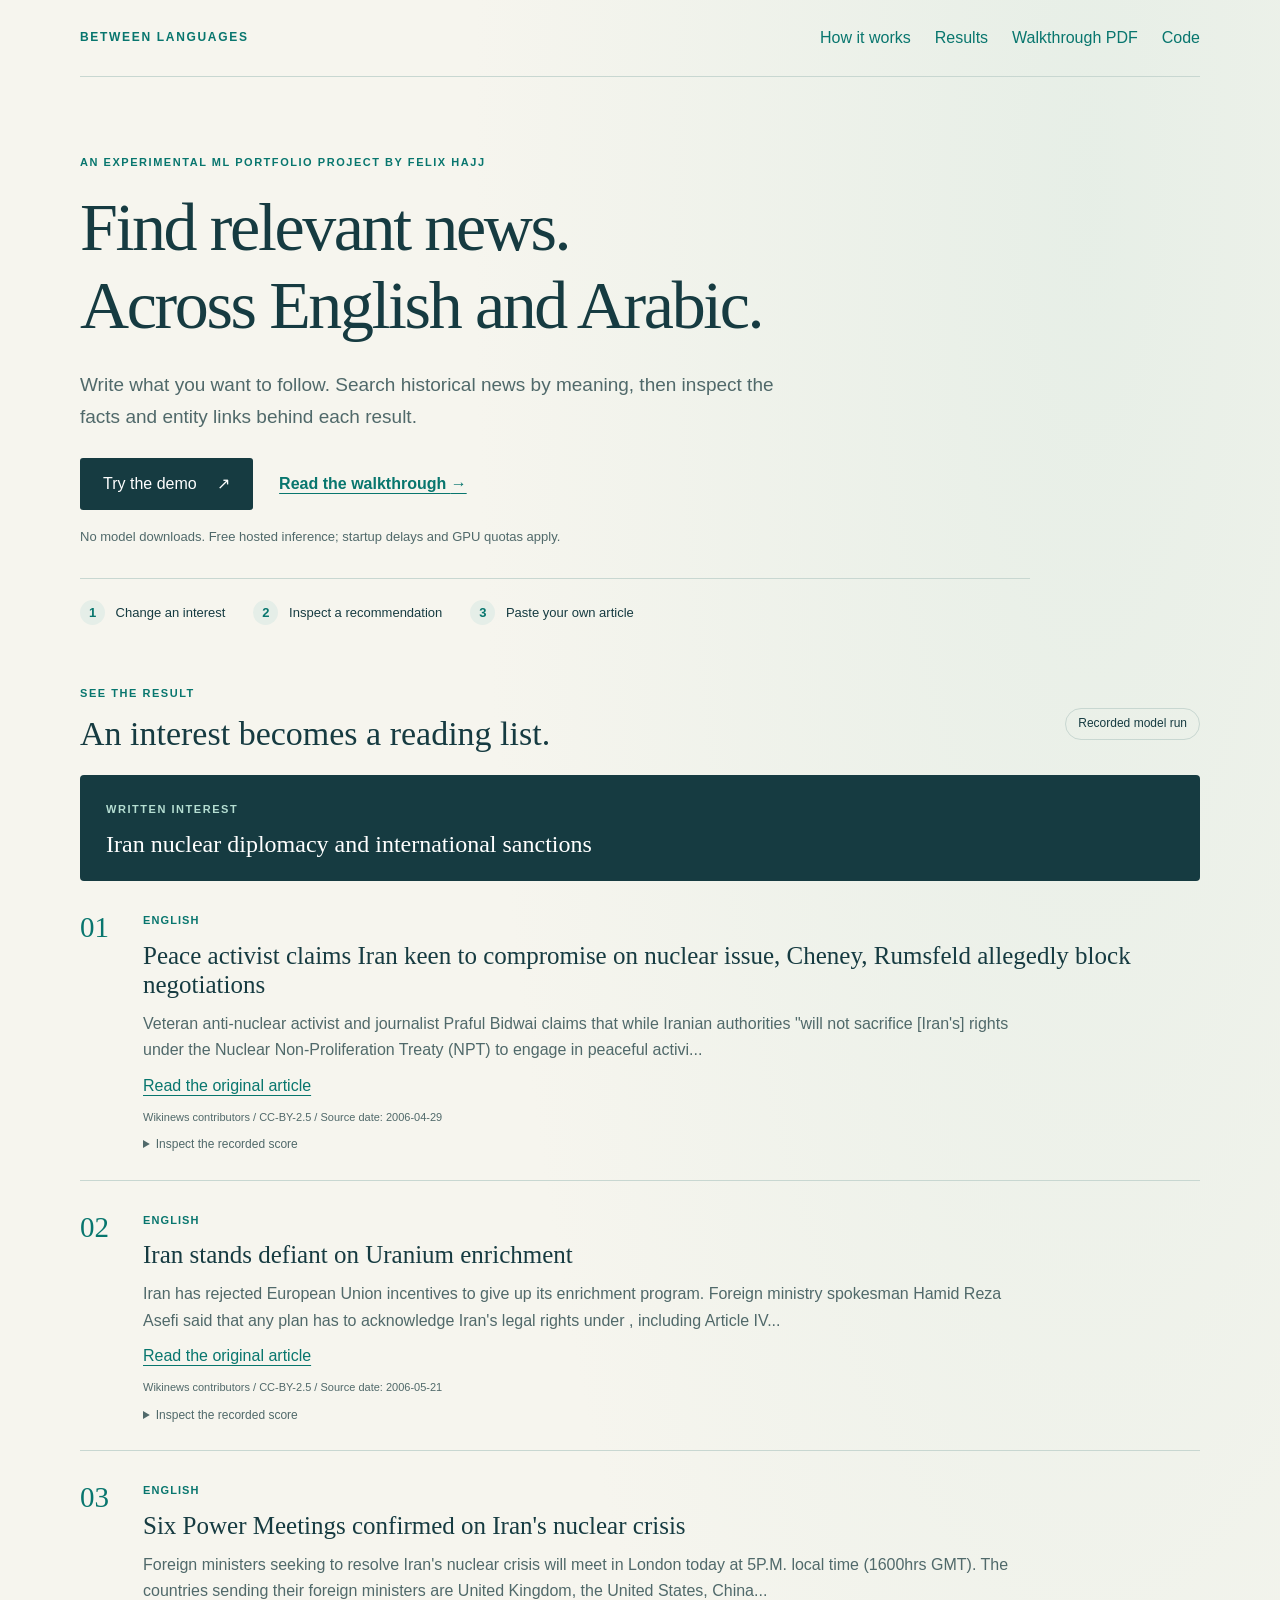
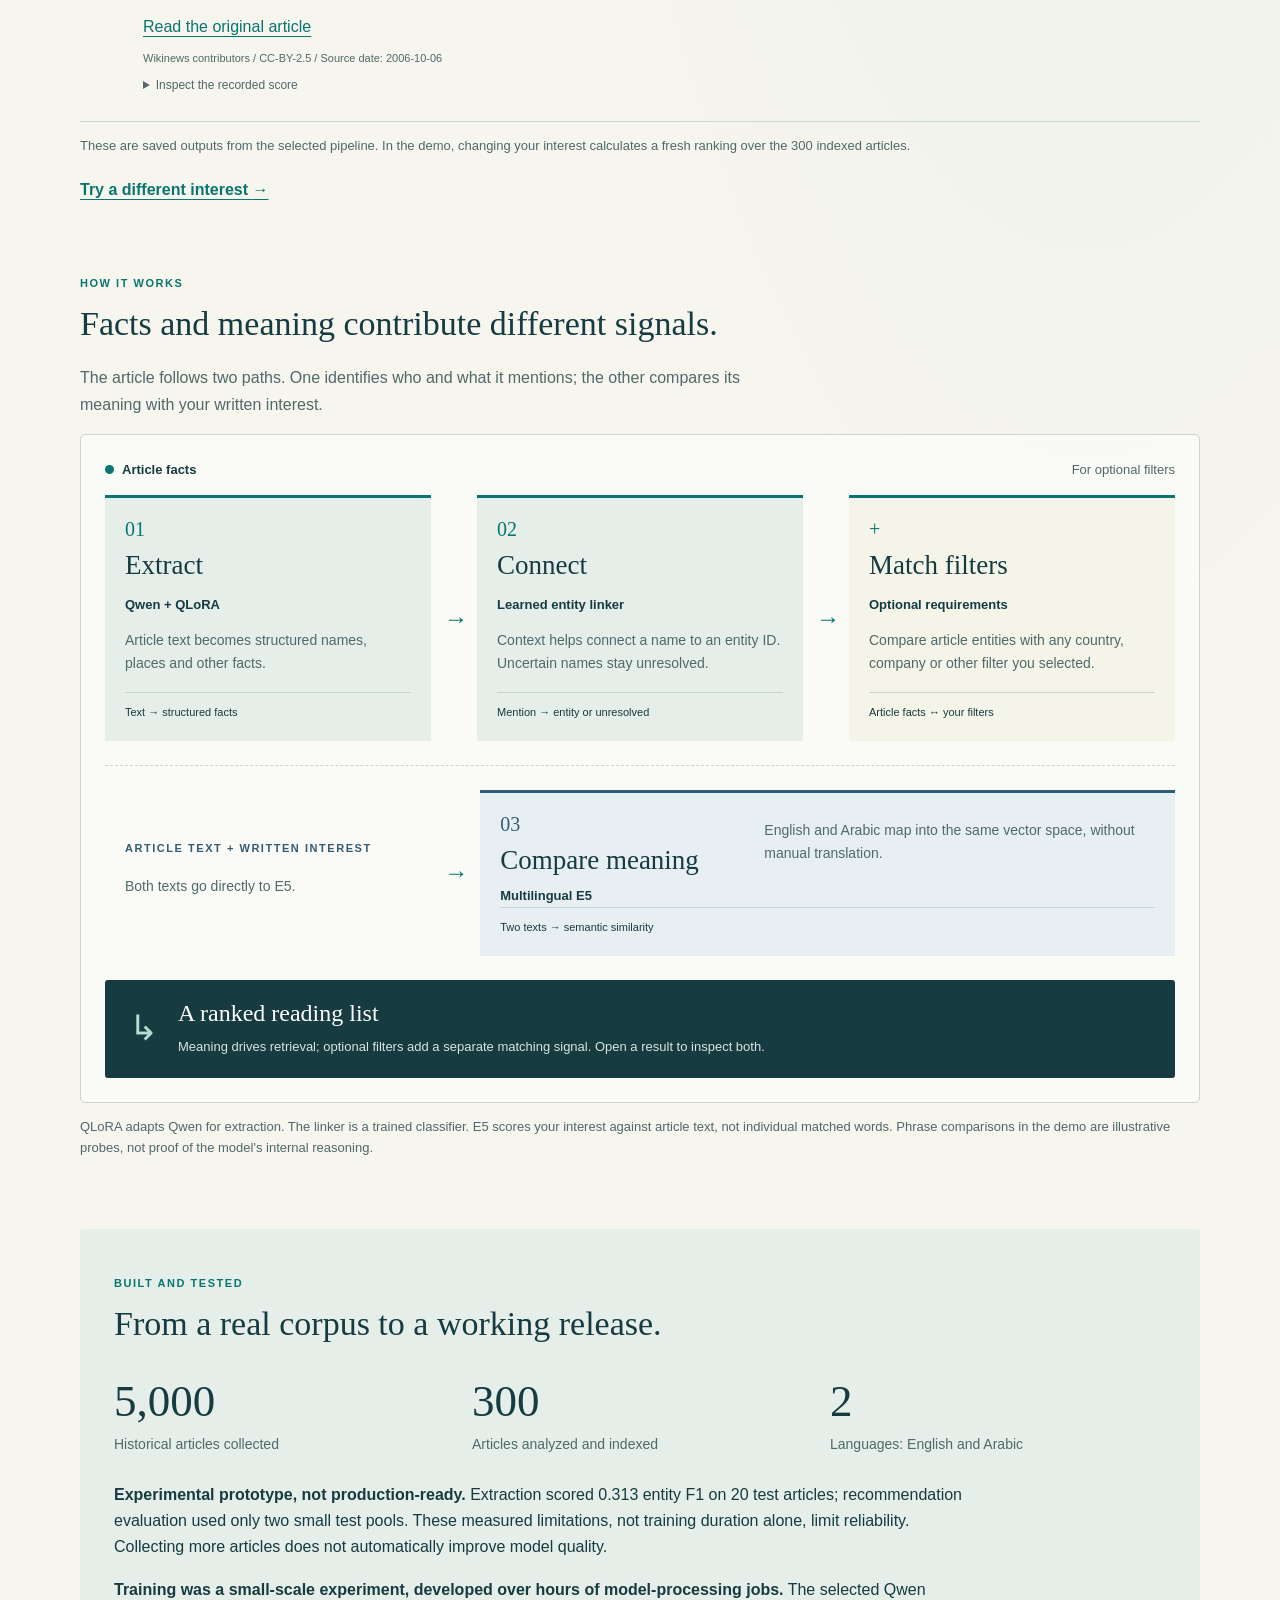
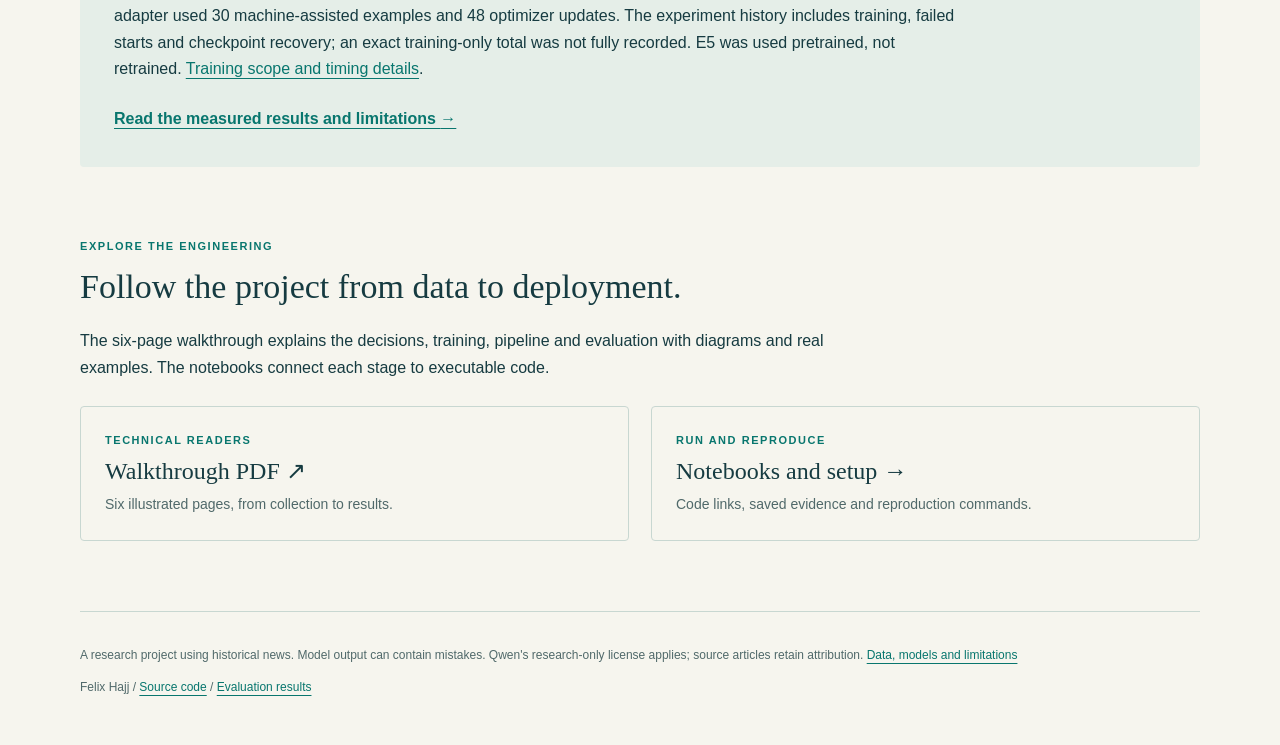
<file: docs/index.html>
<!doctype html>
<html lang="en">
<head>
  <meta charset="utf-8"><meta name="viewport" content="width=device-width,initial-scale=1">
  <meta name="description" content="An English-Arabic news recommender built with fine-tuned Qwen extraction, learned entity linking and multilingual E5 retrieval. Try the models and explore the measured results.">
  <title>Between Languages / Multilingual News Recommender</title><link rel="stylesheet" href="site.css">
</head>
<body>
<a class="skip" href="#main">Skip to content</a>
<nav aria-label="Main navigation"><a href="index.html" class="brand">BETWEEN LANGUAGES</a><div><a href="#how">How it works</a><a href="results.html">Results</a><a href="walkthrough.pdf">Walkthrough PDF</a><a href="https://github.com/felixhajj/multilingual-news-recommender">Code</a></div></nav>
<main id="main">
  <header class="hero">
    <p class="eyebrow">An experimental ML portfolio project by Felix Hajj</p><h1>Find relevant news.<br>Across English and Arabic.</h1>
    <p class="intro">Write what you want to follow. Search historical news by meaning, then inspect the facts and entity links behind each result.</p>
    <div class="actions"><a class="button" href="https://huggingface.co/spaces/felixhajj/multilingual-news-recommender">Try the demo <span aria-hidden="true">&#8599;</span></a><a class="secondary" href="walkthrough.pdf">Read the walkthrough <span aria-hidden="true">&#8594;</span></a></div>
    <p class="small">No model downloads. Free hosted inference; startup delays and GPU quotas apply.</p>
    <div class="visitor-route" aria-label="What to try"><span><b>1</b> Change an interest</span><span><b>2</b> Inspect a recommendation</span><span><b>3</b> Paste your own article</span></div>
  </header>
  <section id="example" aria-labelledby="example-title">
    <div class="section-head"><div><p class="eyebrow">See the result</p><h2 id="example-title">An interest becomes a reading list.</h2></div><span class="pill">Recorded model run</span></div>
    <div class="interest-card"><span class="eyebrow">Written interest</span><p id="interest">Iran nuclear diplomacy and international sanctions</p></div>
    <div id="results" class="recommendations">
      <article class="record"><span class="position">01</span><div><h3>Peace activist claims Iran keen to compromise on nuclear issue, Cheney, Rumsfeld allegedly block negotiations</h3><p>A historical article returned for this interest.</p><a href="https://en.wikinews.org/wiki?curid=39534">Read the original article</a><p class="small">Wikinews contributors / CC-BY-2.5</p></div></article>
      <article class="record"><span class="position">02</span><div><h3>Iran stands defiant on Uranium enrichment</h3><a href="https://en.wikinews.org/wiki?curid=41259">Read the original article</a><p class="small">Wikinews contributors / CC-BY-2.5</p></div></article>
      <article class="record"><span class="position">03</span><div><h3>Six Power Meetings confirmed on Iran's nuclear crisis</h3><a href="https://en.wikinews.org/wiki?curid=51757">Read the original article</a><p class="small">Wikinews contributors / CC-BY-2.5</p></div></article>
    </div>
    <p class="small">These are saved outputs from the selected pipeline. In the demo, changing your interest calculates a fresh ranking over the 300 indexed articles.</p>
    <a class="text-action" href="https://huggingface.co/spaces/felixhajj/multilingual-news-recommender">Try a different interest <span aria-hidden="true">&#8594;</span></a>
  </section>
  <section id="how" aria-labelledby="how-title">
    <p class="eyebrow">How it works</p><h2 id="how-title">Facts and meaning contribute different signals.</h2><p class="section-intro">The article follows two paths. One identifies who and what it mentions; the other compares its meaning with your written interest.</p>
    <div class="pipeline" aria-label="Article facts feed optional filter matching. Article text and the written interest independently feed E5. Both signals contribute to ranking.">
      <div class="path-label"><span class="path-dot facts-dot"></span> Article facts <span class="small">For optional filters</span></div>
      <div class="fact-path">
        <article class="stage"><span class="stage-number">01</span><h3>Extract</h3><strong>Qwen + QLoRA</strong><p>Article text becomes structured names, places and other facts.</p><span class="stage-output">Text &#8594; structured facts</span></article>
        <span class="flow-arrow" aria-hidden="true">&#8594;</span>
        <article class="stage"><span class="stage-number">02</span><h3>Connect</h3><strong>Learned entity linker</strong><p>Context helps connect a name to an entity ID. Uncertain names stay unresolved.</p><span class="stage-output">Mention &#8594; entity or unresolved</span></article>
        <span class="flow-arrow" aria-hidden="true">&#8594;</span>
        <article class="stage filter-stage"><span class="stage-number">+</span><h3>Match filters</h3><strong>Optional requirements</strong><p>Compare article entities with any country, company or other filter you selected.</p><span class="stage-output">Article facts &#8596; your filters</span></article>
      </div>
      <div class="meaning-path"><div class="meaning-input"><span class="eyebrow">Article text + written interest</span><p>Both texts go directly to E5.</p></div><span class="flow-arrow" aria-hidden="true">&#8594;</span><article class="stage semantic-stage"><span class="stage-number">03</span><h3>Compare meaning</h3><strong>Multilingual E5</strong><p>English and Arabic map into the same vector space, without manual translation.</p><span class="stage-output">Two texts &#8594; semantic similarity</span></article></div>
      <div class="ranking-output"><span class="merge-symbol" aria-hidden="true">&#8627;</span><div><strong>A ranked reading list</strong><p>Meaning drives retrieval; optional filters add a separate matching signal. Open a result to inspect both.</p></div></div>
    </div><p class="small">QLoRA adapts Qwen for extraction. The linker is a trained classifier. E5 scores your interest against article text, not individual matched words. Phrase comparisons in the demo are illustrative probes, not proof of the model's internal reasoning.</p>
  </section>
  <section class="evidence" aria-labelledby="evidence-title"><p class="eyebrow">Built and tested</p><h2 id="evidence-title">From a real corpus to a working release.</h2><div class="numbers"><div class="number"><strong id="corpus-count">5,000</strong><span>Historical articles collected</span></div><div class="number"><strong id="release-count">300</strong><span>Articles analyzed and indexed</span></div><div class="number"><strong>2</strong><span>Languages: English and Arabic</span></div></div><p><strong>Experimental prototype, not production-ready.</strong> Extraction scored 0.313 entity F1 on 20 test articles; recommendation evaluation used only two small test pools. These measured limitations, not training duration alone, limit reliability. Collecting more articles does not automatically improve model quality.</p><p><strong>Training was a small-scale experiment, developed over hours of model-processing jobs.</strong> The selected Qwen adapter used 30 machine-assisted examples and 48 optimizer updates. The experiment history includes training, failed starts and checkpoint recovery; an exact training-only total was not fully recorded. E5 was used pretrained, not retrained. <a href="results.html#training-scope-and-time">Training scope and timing details</a>.</p><a class="text-action" href="results.html">Read the measured results and limitations <span aria-hidden="true">&#8594;</span></a></section>
  <section class="closing" aria-labelledby="explore-title"><p class="eyebrow">Explore the engineering</p><h2 id="explore-title">Follow the project from data to deployment.</h2><p>The six-page walkthrough explains the decisions, training, pipeline and evaluation with diagrams and real examples. The notebooks connect each stage to executable code.</p><div class="explore-grid"><a class="explore-card" href="walkthrough.pdf"><span class="eyebrow">Technical readers</span><strong>Walkthrough PDF <span aria-hidden="true">&#8599;</span></strong><span>Six illustrated pages, from collection to results.</span></a><a class="explore-card" href="guide.html"><span class="eyebrow">Run and reproduce</span><strong>Notebooks and setup <span aria-hidden="true">&#8594;</span></strong><span>Code links, saved evidence and reproduction commands.</span></a></div></section>
</main>
<footer><p>A research project using historical news. Model output can contain mistakes. Qwen's research-only license applies; source articles retain attribution. <a href="model-card.html">Data, models and limitations</a></p><p>Felix Hajj / <a href="https://github.com/felixhajj/multilingual-news-recommender">Source code</a> / <a href="results.html">Evaluation results</a></p></footer><script src="site.js"></script>
</body></html>
</file>
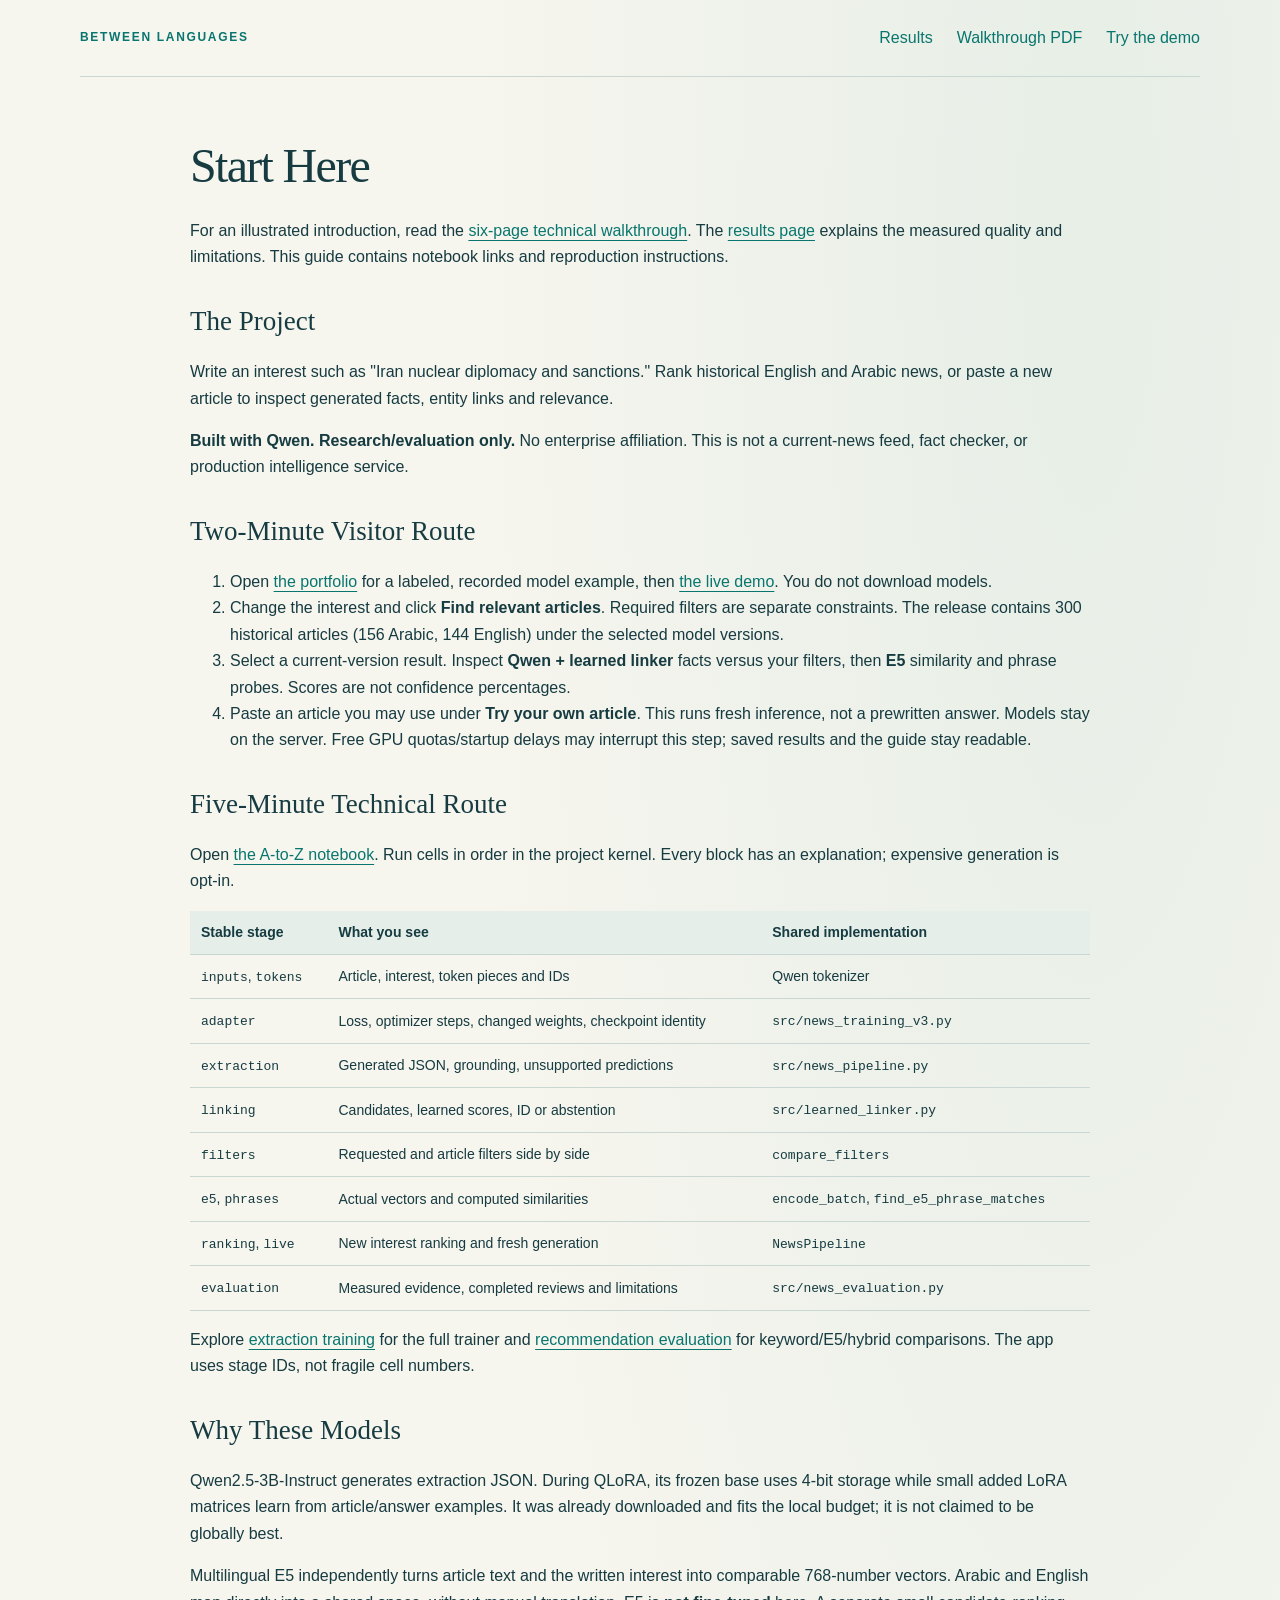
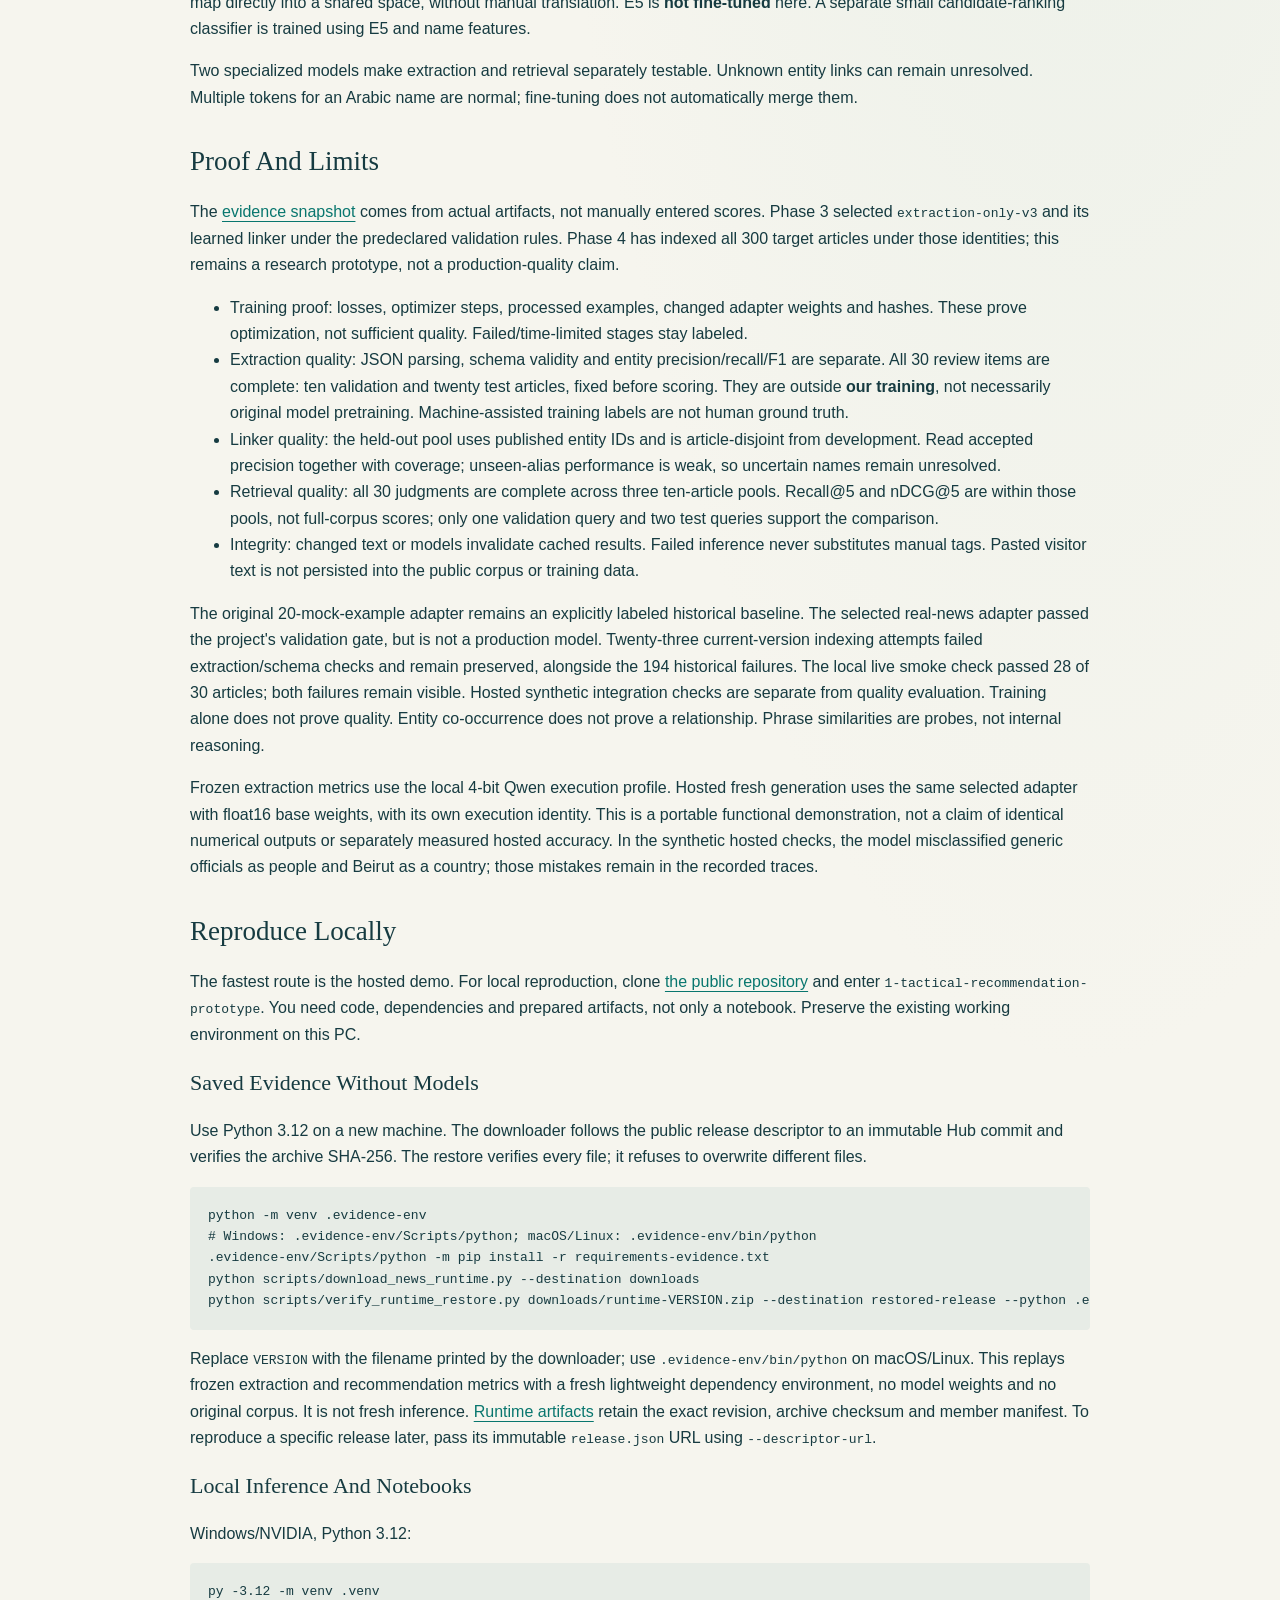
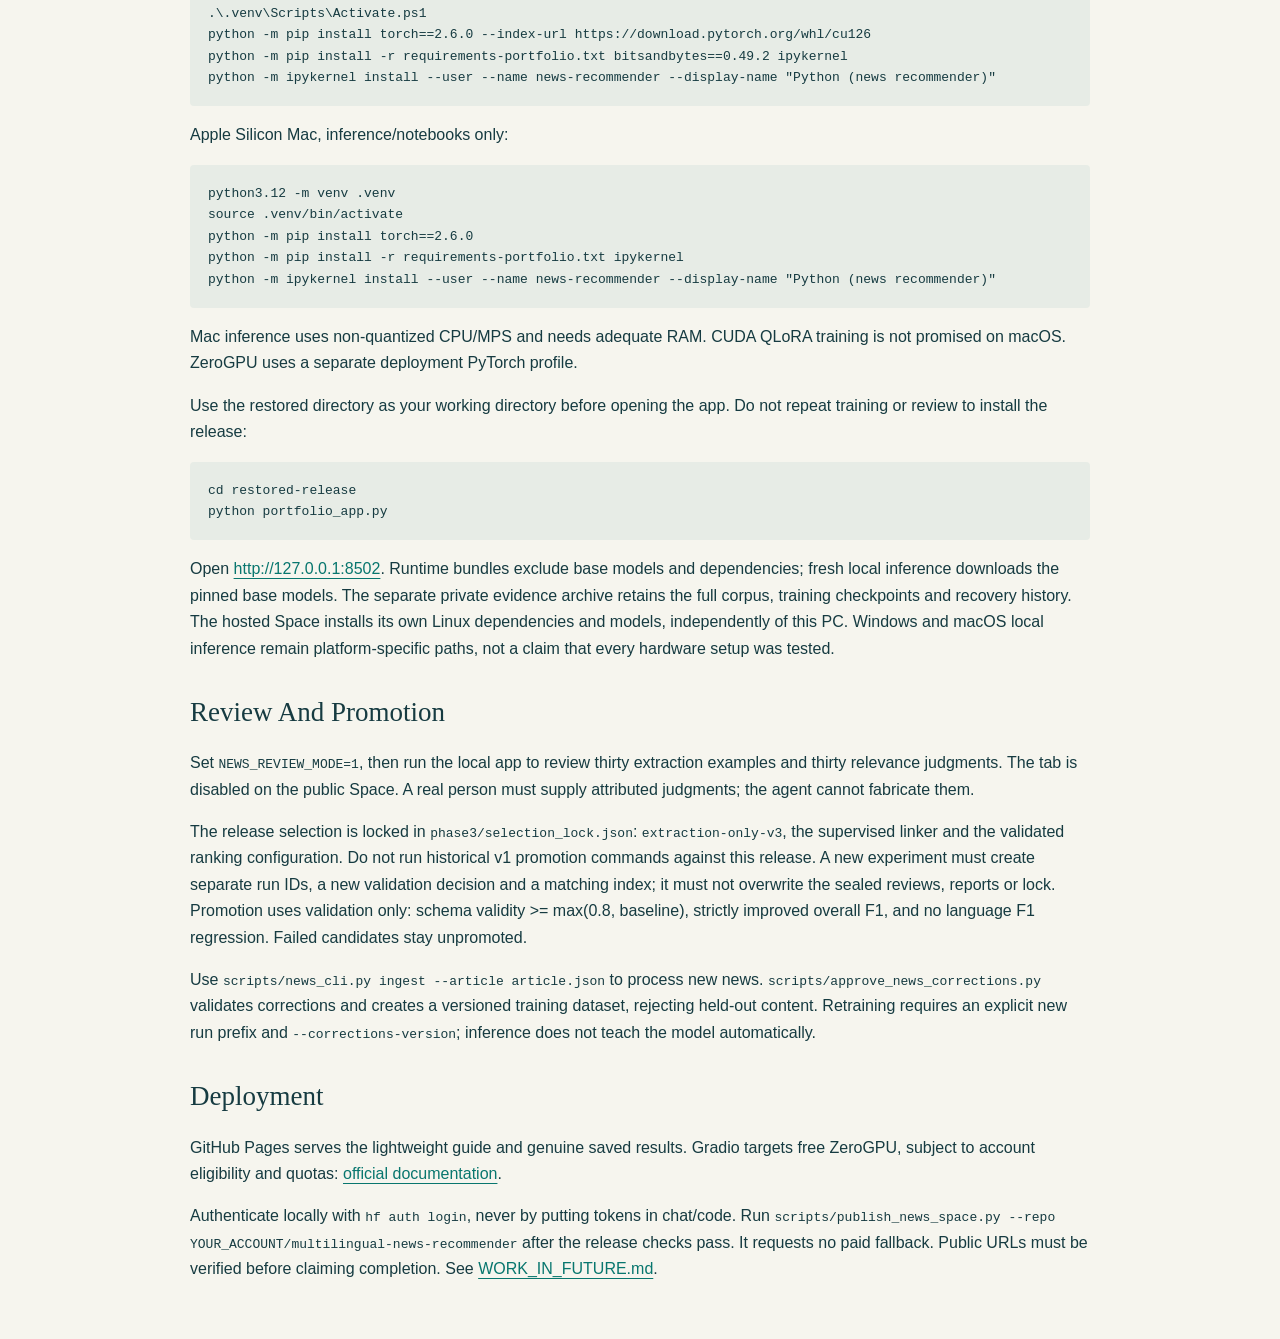
<file: docs/guide.html>
<!doctype html><html lang="en"><head><meta charset="utf-8"><meta name="viewport" content="width=device-width,initial-scale=1"><title>News Recommender / Guide</title><link rel="stylesheet" href="site.css"></head><body><nav aria-label="Main navigation"><a class="brand" href="index.html">BETWEEN LANGUAGES</a><div><a href="results.html">Results</a><a href="walkthrough.pdf">Walkthrough PDF</a><a href="https://huggingface.co/spaces/felixhajj/multilingual-news-recommender">Try the demo</a></div></nav><main class="document"><h1>Start Here</h1>
<p>For an illustrated introduction, read the <a href="walkthrough.pdf">six-page technical walkthrough</a>. The <a href="results.html">results page</a> explains the measured quality and limitations. This guide contains notebook links and reproduction instructions.</p>
<h2>The Project</h2>
<p>Write an interest such as "Iran nuclear diplomacy and sanctions." Rank historical English and Arabic news, or paste a new article to inspect generated facts, entity links and relevance.</p>
<p><strong>Built with Qwen. Research/evaluation only.</strong> No enterprise affiliation. This is not a current-news feed, fact checker, or production intelligence service.</p>
<h2>Two-Minute Visitor Route</h2>
<ol>
<li>Open <a href="https://felixhajj.github.io/multilingual-news-recommender/">the portfolio</a> for a labeled, recorded model example, then <a href="https://huggingface.co/spaces/felixhajj/multilingual-news-recommender">the live demo</a>. You do not download models.</li>
<li>Change the interest and click <strong>Find relevant articles</strong>. Required filters are separate constraints. The release contains 300 historical articles (156 Arabic, 144 English) under the selected model versions.</li>
<li>Select a current-version result. Inspect <strong>Qwen + learned linker</strong> facts versus your filters, then <strong>E5</strong> similarity and phrase probes. Scores are not confidence percentages.</li>
<li>Paste an article you may use under <strong>Try your own article</strong>. This runs fresh inference, not a prewritten answer. Models stay on the server. Free GPU quotas/startup delays may interrupt this step; saved results and the guide stay readable.</li>
</ol>
<h2>Five-Minute Technical Route</h2>
<p>Open <a href="https://github.com/felixhajj/multilingual-news-recommender/blob/main/1-tactical-recommendation-prototype/notebooks/tactical_report_a_to_z_walkthrough.ipynb">the A-to-Z notebook</a>. Run cells in order in the project kernel. Every block has an explanation; expensive generation is opt-in.</p>
<table>
<thead>
<tr>
<th>Stable stage</th>
<th>What you see</th>
<th>Shared implementation</th>
</tr>
</thead>
<tbody>
<tr>
<td><code>inputs</code>, <code>tokens</code></td>
<td>Article, interest, token pieces and IDs</td>
<td>Qwen tokenizer</td>
</tr>
<tr>
<td><code>adapter</code></td>
<td>Loss, optimizer steps, changed weights, checkpoint identity</td>
<td><code>src/news_training_v3.py</code></td>
</tr>
<tr>
<td><code>extraction</code></td>
<td>Generated JSON, grounding, unsupported predictions</td>
<td><code>src/news_pipeline.py</code></td>
</tr>
<tr>
<td><code>linking</code></td>
<td>Candidates, learned scores, ID or abstention</td>
<td><code>src/learned_linker.py</code></td>
</tr>
<tr>
<td><code>filters</code></td>
<td>Requested and article filters side by side</td>
<td><code>compare_filters</code></td>
</tr>
<tr>
<td><code>e5</code>, <code>phrases</code></td>
<td>Actual vectors and computed similarities</td>
<td><code>encode_batch</code>, <code>find_e5_phrase_matches</code></td>
</tr>
<tr>
<td><code>ranking</code>, <code>live</code></td>
<td>New interest ranking and fresh generation</td>
<td><code>NewsPipeline</code></td>
</tr>
<tr>
<td><code>evaluation</code></td>
<td>Measured evidence, completed reviews and limitations</td>
<td><code>src/news_evaluation.py</code></td>
</tr>
</tbody>
</table>
<p>Explore <a href="https://github.com/felixhajj/multilingual-news-recommender/blob/main/1-tactical-recommendation-prototype/notebooks/tactical_report_entity_extraction_qlora.ipynb">extraction training</a> for the full trainer and <a href="https://github.com/felixhajj/multilingual-news-recommender/blob/main/1-tactical-recommendation-prototype/notebooks/tactical_report_recommendation_demo.ipynb">recommendation evaluation</a> for keyword/E5/hybrid comparisons. The app uses stage IDs, not fragile cell numbers.</p>
<h2>Why These Models</h2>
<p>Qwen2.5-3B-Instruct generates extraction JSON. During QLoRA, its frozen base uses 4-bit storage while small added LoRA matrices learn from article/answer examples. It was already downloaded and fits the local budget; it is not claimed to be globally best.</p>
<p>Multilingual E5 independently turns article text and the written interest into comparable 768-number vectors. Arabic and English map directly into a shared space, without manual translation. E5 is <strong>not fine-tuned</strong> here. A separate small candidate-ranking classifier is trained using E5 and name features.</p>
<p>Two specialized models make extraction and retrieval separately testable. Unknown entity links can remain unresolved. Multiple tokens for an Arabic name are normal; fine-tuning does not automatically merge them.</p>
<h2>Proof And Limits</h2>
<p>The <a href="https://github.com/felixhajj/multilingual-news-recommender/blob/main/1-tactical-recommendation-prototype/data/release/evidence.json">evidence snapshot</a> comes from actual artifacts, not manually entered scores. Phase 3 selected <code>extraction-only-v3</code> and its learned linker under the predeclared validation rules. Phase 4 has indexed all 300 target articles under those identities; this remains a research prototype, not a production-quality claim.</p>
<ul>
<li>Training proof: losses, optimizer steps, processed examples, changed adapter weights and hashes. These prove optimization, not sufficient quality. Failed/time-limited stages stay labeled.</li>
<li>Extraction quality: JSON parsing, schema validity and entity precision/recall/F1 are separate. All 30 review items are complete: ten validation and twenty test articles, fixed before scoring. They are outside <strong>our training</strong>, not necessarily original model pretraining. Machine-assisted training labels are not human ground truth.</li>
<li>Linker quality: the held-out pool uses published entity IDs and is article-disjoint from development. Read accepted precision together with coverage; unseen-alias performance is weak, so uncertain names remain unresolved.</li>
<li>Retrieval quality: all 30 judgments are complete across three ten-article pools. Recall@5 and nDCG@5 are within those pools, not full-corpus scores; only one validation query and two test queries support the comparison.</li>
<li>Integrity: changed text or models invalidate cached results. Failed inference never substitutes manual tags. Pasted visitor text is not persisted into the public corpus or training data.</li>
</ul>
<p>The original 20-mock-example adapter remains an explicitly labeled historical baseline. The selected real-news adapter passed the project's validation gate, but is not a production model. Twenty-three current-version indexing attempts failed extraction/schema checks and remain preserved, alongside the 194 historical failures. The local live smoke check passed 28 of 30 articles; both failures remain visible. Hosted synthetic integration checks are separate from quality evaluation. Training alone does not prove quality. Entity co-occurrence does not prove a relationship. Phrase similarities are probes, not internal reasoning.</p>
<p>Frozen extraction metrics use the local 4-bit Qwen execution profile. Hosted fresh generation uses the same selected adapter with float16 base weights, with its own execution identity. This is a portable functional demonstration, not a claim of identical numerical outputs or separately measured hosted accuracy. In the synthetic hosted checks, the model misclassified generic officials as people and Beirut as a country; those mistakes remain in the recorded traces.</p>
<h2>Reproduce Locally</h2>
<p>The fastest route is the hosted demo. For local reproduction, clone <a href="https://github.com/felixhajj/multilingual-news-recommender">the public repository</a> and enter <code>1-tactical-recommendation-prototype</code>. You need code, dependencies and prepared artifacts, not only a notebook. Preserve the existing working environment on this PC.</p>
<h3>Saved Evidence Without Models</h3>
<p>Use Python 3.12 on a new machine. The downloader follows the public release descriptor to an immutable Hub commit and verifies the archive SHA-256. The restore verifies every file; it refuses to overwrite different files.</p>
<pre><code class="language-bash">python -m venv .evidence-env
# Windows: .evidence-env/Scripts/python; macOS/Linux: .evidence-env/bin/python
.evidence-env/Scripts/python -m pip install -r requirements-evidence.txt
python scripts/download_news_runtime.py --destination downloads
python scripts/verify_runtime_restore.py downloads/runtime-VERSION.zip --destination restored-release --python .evidence-env/Scripts/python
</code></pre>
<p>Replace <code>VERSION</code> with the filename printed by the downloader; use <code>.evidence-env/bin/python</code> on macOS/Linux. This replays frozen extraction and recommendation metrics with a fresh lightweight dependency environment, no model weights and no original corpus. It is not fresh inference. <a href="https://huggingface.co/datasets/felixhajj/multilingual-news-runtime">Runtime artifacts</a> retain the exact revision, archive checksum and member manifest. To reproduce a specific release later, pass its immutable <code>release.json</code> URL using <code>--descriptor-url</code>.</p>
<h3>Local Inference And Notebooks</h3>
<p>Windows/NVIDIA, Python 3.12:</p>
<pre><code class="language-powershell">py -3.12 -m venv .venv
.\.venv\Scripts\Activate.ps1
python -m pip install torch==2.6.0 --index-url https://download.pytorch.org/whl/cu126
python -m pip install -r requirements-portfolio.txt bitsandbytes==0.49.2 ipykernel
python -m ipykernel install --user --name news-recommender --display-name "Python (news recommender)"
</code></pre>
<p>Apple Silicon Mac, inference/notebooks only:</p>
<pre><code class="language-bash">python3.12 -m venv .venv
source .venv/bin/activate
python -m pip install torch==2.6.0
python -m pip install -r requirements-portfolio.txt ipykernel
python -m ipykernel install --user --name news-recommender --display-name "Python (news recommender)"
</code></pre>
<p>Mac inference uses non-quantized CPU/MPS and needs adequate RAM. CUDA QLoRA training is not promised on macOS. ZeroGPU uses a separate deployment PyTorch profile.</p>
<p>Use the restored directory as your working directory before opening the app. Do not repeat training or review to install the release:</p>
<pre><code class="language-bash">cd restored-release
python portfolio_app.py
</code></pre>
<p>Open <a href="http://127.0.0.1:8502">http://127.0.0.1:8502</a>. Runtime bundles exclude base models and dependencies; fresh local inference downloads the pinned base models. The separate private evidence archive retains the full corpus, training checkpoints and recovery history. The hosted Space installs its own Linux dependencies and models, independently of this PC. Windows and macOS local inference remain platform-specific paths, not a claim that every hardware setup was tested.</p>
<h2>Review And Promotion</h2>
<p>Set <code>NEWS_REVIEW_MODE=1</code>, then run the local app to review thirty extraction examples and thirty relevance judgments. The tab is disabled on the public Space. A real person must supply attributed judgments; the agent cannot fabricate them.</p>
<p>The release selection is locked in <code>phase3/selection_lock.json</code>: <code>extraction-only-v3</code>, the supervised linker and the validated ranking configuration. Do not run historical v1 promotion commands against this release. A new experiment must create separate run IDs, a new validation decision and a matching index; it must not overwrite the sealed reviews, reports or lock. Promotion uses validation only: schema validity &gt;= max(0.8, baseline), strictly improved overall F1, and no language F1 regression. Failed candidates stay unpromoted.</p>
<p>Use <code>scripts/news_cli.py ingest --article article.json</code> to process new news. <code>scripts/approve_news_corrections.py</code> validates corrections and creates a versioned training dataset, rejecting held-out content. Retraining requires an explicit new run prefix and <code>--corrections-version</code>; inference does not teach the model automatically.</p>
<h2>Deployment</h2>
<p>GitHub Pages serves the lightweight guide and genuine saved results. Gradio targets free ZeroGPU, subject to account eligibility and quotas: <a href="https://huggingface.co/docs/hub/spaces-zerogpu">official documentation</a>.</p>
<p>Authenticate locally with <code>hf auth login</code>, never by putting tokens in chat/code. Run <code>scripts/publish_news_space.py --repo YOUR_ACCOUNT/multilingual-news-recommender</code> after the release checks pass. It requests no paid fallback. Public URLs must be verified before claiming completion. See <a href="https://github.com/felixhajj/multilingual-news-recommender/blob/main/1-tactical-recommendation-prototype/WORK_IN_FUTURE.md">WORK_IN_FUTURE.md</a>.</p>
</main></body></html>
</file>
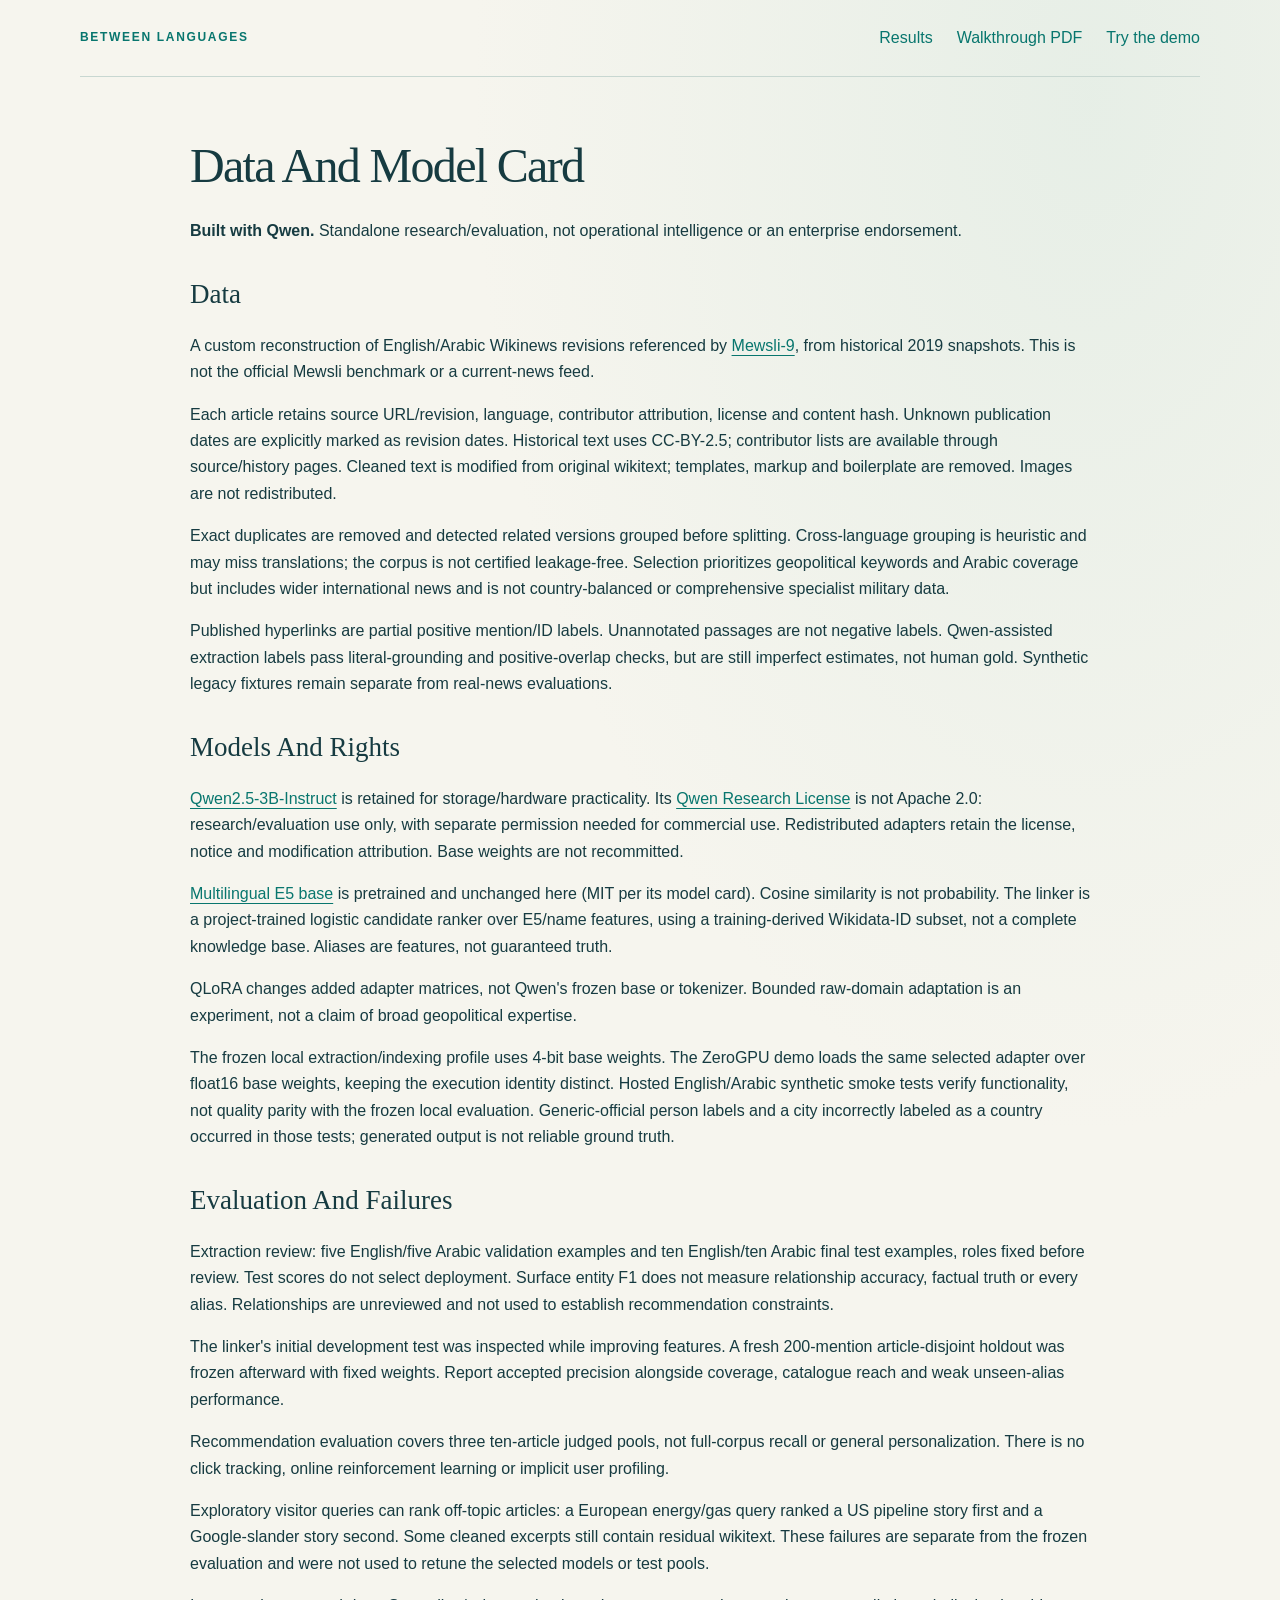
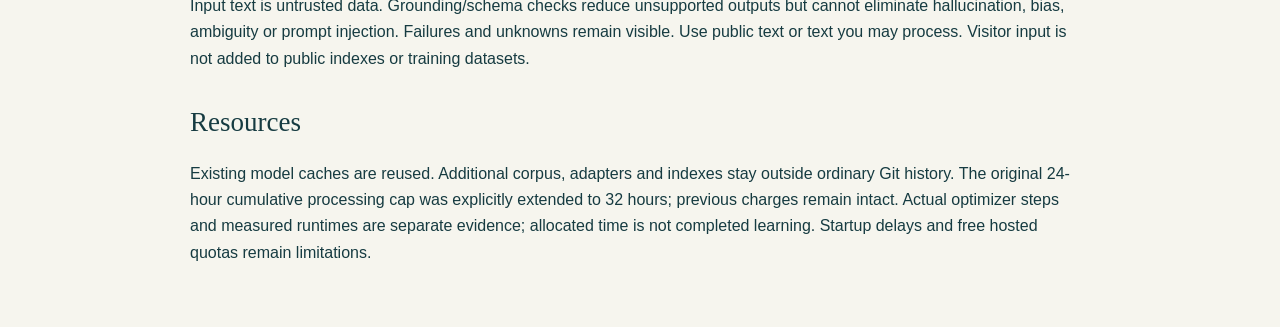
<file: docs/model-card.html>
<!doctype html><html lang="en"><head><meta charset="utf-8"><meta name="viewport" content="width=device-width,initial-scale=1"><title>News Recommender / Guide</title><link rel="stylesheet" href="site.css"></head><body><nav aria-label="Main navigation"><a class="brand" href="index.html">BETWEEN LANGUAGES</a><div><a href="results.html">Results</a><a href="walkthrough.pdf">Walkthrough PDF</a><a href="https://huggingface.co/spaces/felixhajj/multilingual-news-recommender">Try the demo</a></div></nav><main class="document"><h1>Data And Model Card</h1>
<p><strong>Built with Qwen.</strong> Standalone research/evaluation, not operational intelligence or an enterprise endorsement.</p>
<h2>Data</h2>
<p>A custom reconstruction of English/Arabic Wikinews revisions referenced by <a href="https://github.com/google-research/google-research/blob/master/dense_representations_for_entity_retrieval/mel/mewsli-9.md">Mewsli-9</a>, from historical 2019 snapshots. This is not the official Mewsli benchmark or a current-news feed.</p>
<p>Each article retains source URL/revision, language, contributor attribution, license and content hash. Unknown publication dates are explicitly marked as revision dates. Historical text uses CC-BY-2.5; contributor lists are available through source/history pages. Cleaned text is modified from original wikitext; templates, markup and boilerplate are removed. Images are not redistributed.</p>
<p>Exact duplicates are removed and detected related versions grouped before splitting. Cross-language grouping is heuristic and may miss translations; the corpus is not certified leakage-free. Selection prioritizes geopolitical keywords and Arabic coverage but includes wider international news and is not country-balanced or comprehensive specialist military data.</p>
<p>Published hyperlinks are partial positive mention/ID labels. Unannotated passages are not negative labels. Qwen-assisted extraction labels pass literal-grounding and positive-overlap checks, but are still imperfect estimates, not human gold. Synthetic legacy fixtures remain separate from real-news evaluations.</p>
<h2>Models And Rights</h2>
<p><a href="https://huggingface.co/Qwen/Qwen2.5-3B-Instruct">Qwen2.5-3B-Instruct</a> is retained for storage/hardware practicality. Its <a href="https://huggingface.co/Qwen/Qwen2.5-3B-Instruct/blob/main/LICENSE">Qwen Research License</a> is not Apache 2.0: research/evaluation use only, with separate permission needed for commercial use. Redistributed adapters retain the license, notice and modification attribution. Base weights are not recommitted.</p>
<p><a href="https://huggingface.co/intfloat/multilingual-e5-base">Multilingual E5 base</a> is pretrained and unchanged here (MIT per its model card). Cosine similarity is not probability. The linker is a project-trained logistic candidate ranker over E5/name features, using a training-derived Wikidata-ID subset, not a complete knowledge base. Aliases are features, not guaranteed truth.</p>
<p>QLoRA changes added adapter matrices, not Qwen's frozen base or tokenizer. Bounded raw-domain adaptation is an experiment, not a claim of broad geopolitical expertise.</p>
<p>The frozen local extraction/indexing profile uses 4-bit base weights. The ZeroGPU demo loads the same selected adapter over float16 base weights, keeping the execution identity distinct. Hosted English/Arabic synthetic smoke tests verify functionality, not quality parity with the frozen local evaluation. Generic-official person labels and a city incorrectly labeled as a country occurred in those tests; generated output is not reliable ground truth.</p>
<h2>Evaluation And Failures</h2>
<p>Extraction review: five English/five Arabic validation examples and ten English/ten Arabic final test examples, roles fixed before review. Test scores do not select deployment. Surface entity F1 does not measure relationship accuracy, factual truth or every alias. Relationships are unreviewed and not used to establish recommendation constraints.</p>
<p>The linker's initial development test was inspected while improving features. A fresh 200-mention article-disjoint holdout was frozen afterward with fixed weights. Report accepted precision alongside coverage, catalogue reach and weak unseen-alias performance.</p>
<p>Recommendation evaluation covers three ten-article judged pools, not full-corpus recall or general personalization. There is no click tracking, online reinforcement learning or implicit user profiling.</p>
<p>Exploratory visitor queries can rank off-topic articles: a European energy/gas query ranked a US pipeline story first and a Google-slander story second. Some cleaned excerpts still contain residual wikitext. These failures are separate from the frozen evaluation and were not used to retune the selected models or test pools.</p>
<p>Input text is untrusted data. Grounding/schema checks reduce unsupported outputs but cannot eliminate hallucination, bias, ambiguity or prompt injection. Failures and unknowns remain visible. Use public text or text you may process. Visitor input is not added to public indexes or training datasets.</p>
<h2>Resources</h2>
<p>Existing model caches are reused. Additional corpus, adapters and indexes stay outside ordinary Git history. The original 24-hour cumulative processing cap was explicitly extended to 32 hours; previous charges remain intact. Actual optimizer steps and measured runtimes are separate evidence; allocated time is not completed learning. Startup delays and free hosted quotas remain limitations.</p>
</main></body></html>
</file>
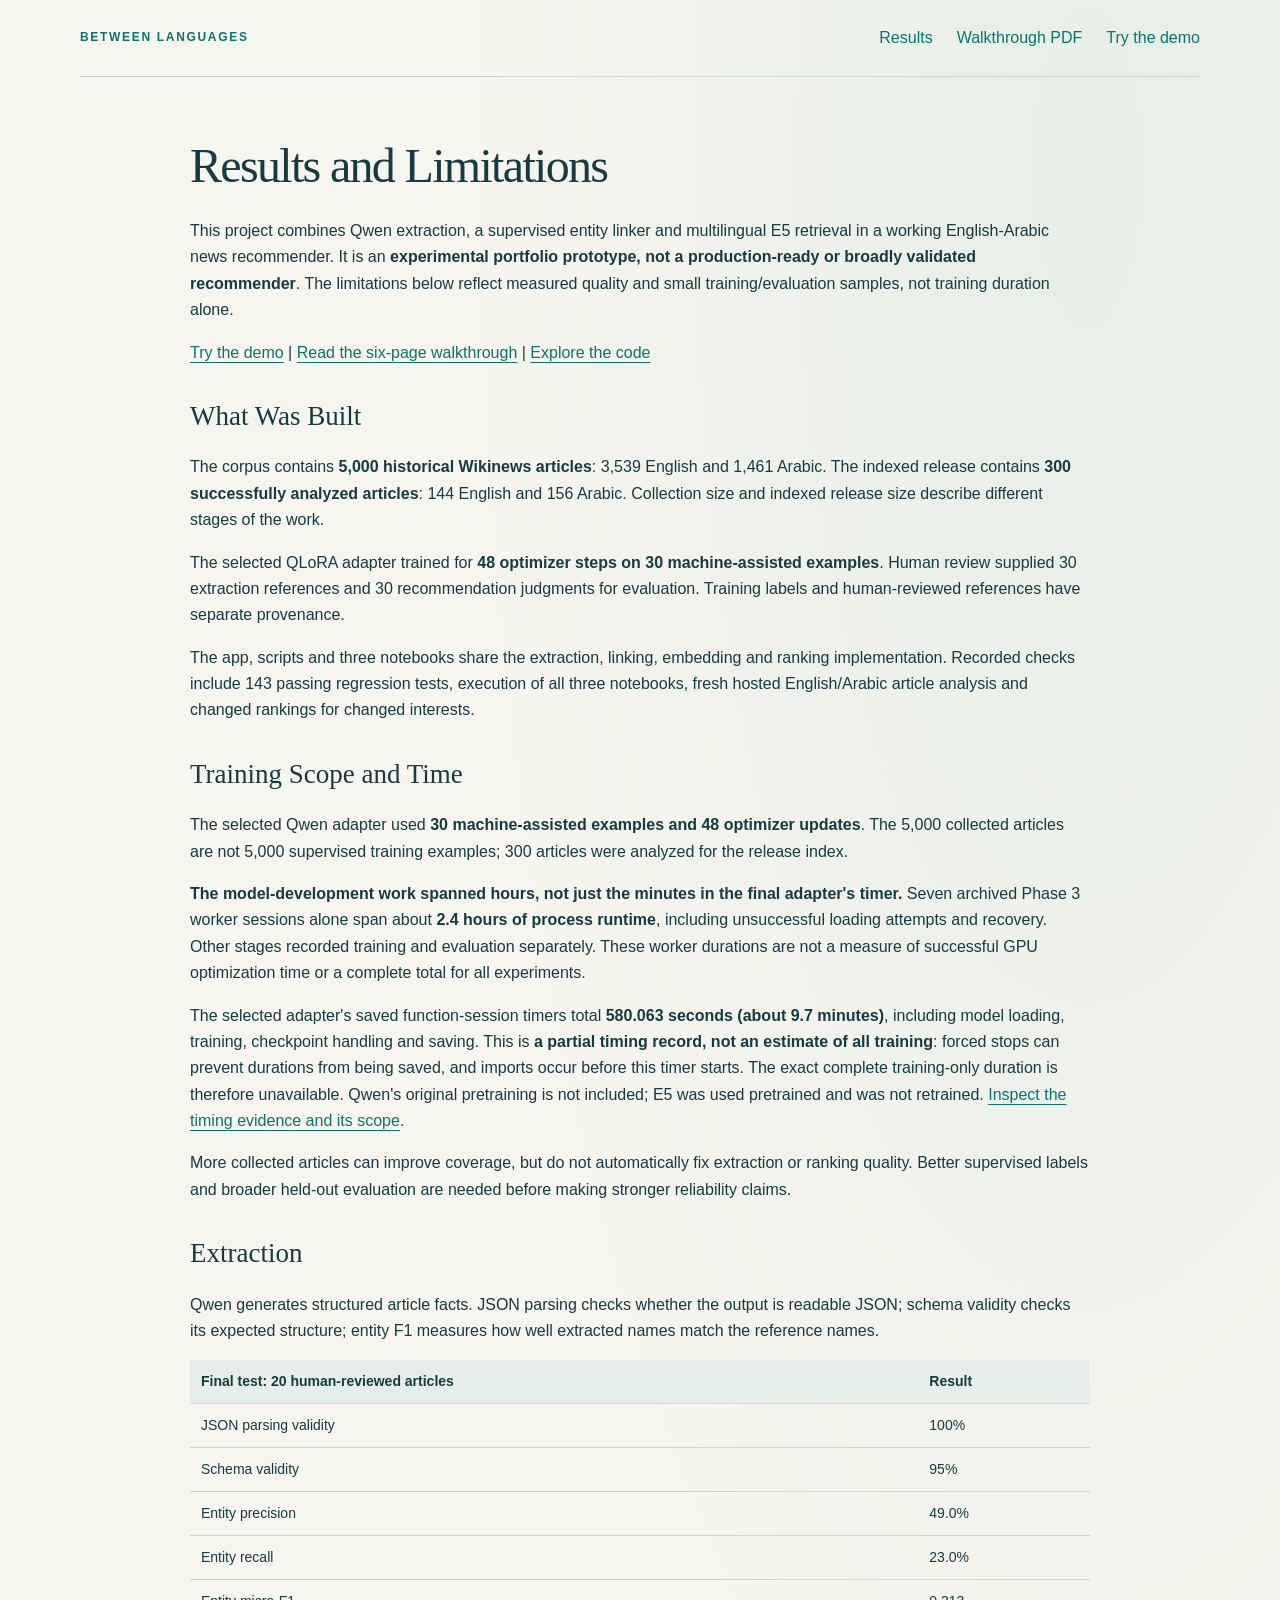
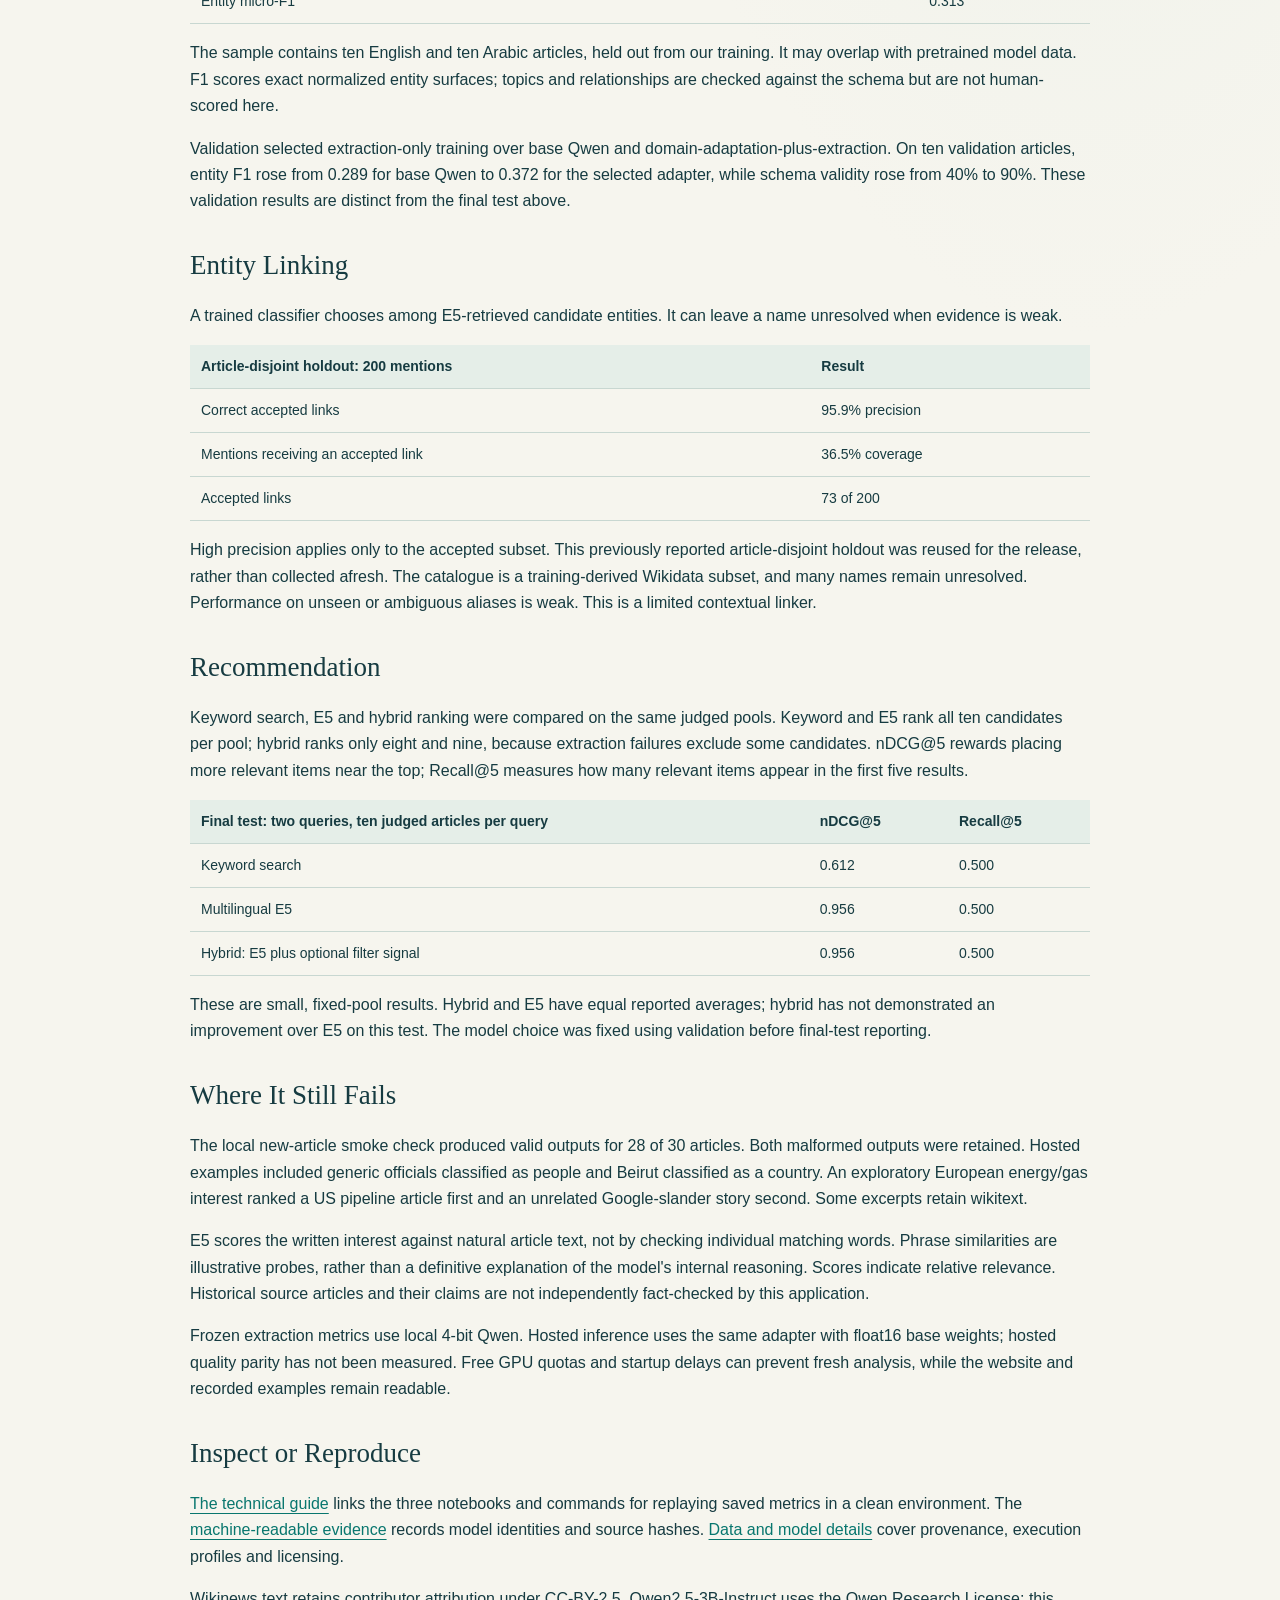
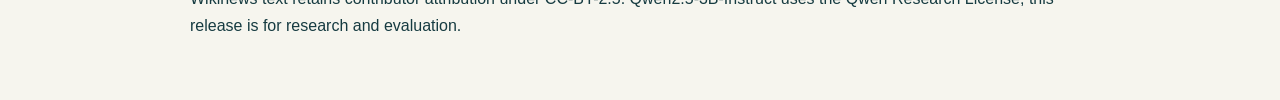
<file: docs/results.html>
<!doctype html><html lang="en"><head><meta charset="utf-8"><meta name="viewport" content="width=device-width,initial-scale=1"><title>News Recommender / Guide</title><link rel="stylesheet" href="site.css"></head><body><nav aria-label="Main navigation"><a class="brand" href="index.html">BETWEEN LANGUAGES</a><div><a href="results.html">Results</a><a href="walkthrough.pdf">Walkthrough PDF</a><a href="https://huggingface.co/spaces/felixhajj/multilingual-news-recommender">Try the demo</a></div></nav><main class="document"><h1>Results and Limitations</h1>
<p>This project combines Qwen extraction, a supervised entity linker and multilingual E5 retrieval in a working English-Arabic news recommender. It is an <strong>experimental portfolio prototype, not a production-ready or broadly validated recommender</strong>. The limitations below reflect measured quality and small training/evaluation samples, not training duration alone.</p>
<p><a href="https://huggingface.co/spaces/felixhajj/multilingual-news-recommender">Try the demo</a> | <a href="walkthrough.pdf">Read the six-page walkthrough</a> | <a href="https://github.com/felixhajj/multilingual-news-recommender">Explore the code</a></p>
<h2>What Was Built</h2>
<p>The corpus contains <strong>5,000 historical Wikinews articles</strong>: 3,539 English and 1,461 Arabic. The indexed release contains <strong>300 successfully analyzed articles</strong>: 144 English and 156 Arabic. Collection size and indexed release size describe different stages of the work.</p>
<p>The selected QLoRA adapter trained for <strong>48 optimizer steps on 30 machine-assisted examples</strong>. Human review supplied 30 extraction references and 30 recommendation judgments for evaluation. Training labels and human-reviewed references have separate provenance.</p>
<p>The app, scripts and three notebooks share the extraction, linking, embedding and ranking implementation. Recorded checks include 143 passing regression tests, execution of all three notebooks, fresh hosted English/Arabic article analysis and changed rankings for changed interests.</p>
<h2 id="training-scope-and-time">Training Scope and Time</h2>
<p>The selected Qwen adapter used <strong>30 machine-assisted examples and 48 optimizer updates</strong>. The 5,000 collected articles are not 5,000 supervised training examples; 300 articles were analyzed for the release index.</p>
<p><strong>The model-development work spanned hours, not just the minutes in the final adapter's timer.</strong> Seven archived Phase 3 worker sessions alone span about <strong>2.4 hours of process runtime</strong>, including unsuccessful loading attempts and recovery. Other stages recorded training and evaluation separately. These worker durations are not a measure of successful GPU optimization time or a complete total for all experiments.</p>
<p>The selected adapter's saved function-session timers total <strong>580.063 seconds (about 9.7 minutes)</strong>, including model loading, training, checkpoint handling and saving. This is <strong>a partial timing record, not an estimate of all training</strong>: forced stops can prevent durations from being saved, and imports occur before this timer starts. The exact complete training-only duration is therefore unavailable. Qwen's original pretraining is not included; E5 was used pretrained and was not retrained. <a href="https://felixhajj.github.io/multilingual-news-recommender/training-summary.json">Inspect the timing evidence and its scope</a>.</p>
<p>More collected articles can improve coverage, but do not automatically fix extraction or ranking quality. Better supervised labels and broader held-out evaluation are needed before making stronger reliability claims.</p>
<h2>Extraction</h2>
<p>Qwen generates structured article facts. JSON parsing checks whether the output is readable JSON; schema validity checks its expected structure; entity F1 measures how well extracted names match the reference names.</p>
<table>
<thead>
<tr>
<th>Final test: 20 human-reviewed articles</th>
<th>Result</th>
</tr>
</thead>
<tbody>
<tr>
<td>JSON parsing validity</td>
<td>100%</td>
</tr>
<tr>
<td>Schema validity</td>
<td>95%</td>
</tr>
<tr>
<td>Entity precision</td>
<td>49.0%</td>
</tr>
<tr>
<td>Entity recall</td>
<td>23.0%</td>
</tr>
<tr>
<td>Entity micro-F1</td>
<td>0.313</td>
</tr>
</tbody>
</table>
<p>The sample contains ten English and ten Arabic articles, held out from our training. It may overlap with pretrained model data. F1 scores exact normalized entity surfaces; topics and relationships are checked against the schema but are not human-scored here.</p>
<p>Validation selected extraction-only training over base Qwen and domain-adaptation-plus-extraction. On ten validation articles, entity F1 rose from 0.289 for base Qwen to 0.372 for the selected adapter, while schema validity rose from 40% to 90%. These validation results are distinct from the final test above.</p>
<h2>Entity Linking</h2>
<p>A trained classifier chooses among E5-retrieved candidate entities. It can leave a name unresolved when evidence is weak.</p>
<table>
<thead>
<tr>
<th>Article-disjoint holdout: 200 mentions</th>
<th>Result</th>
</tr>
</thead>
<tbody>
<tr>
<td>Correct accepted links</td>
<td>95.9% precision</td>
</tr>
<tr>
<td>Mentions receiving an accepted link</td>
<td>36.5% coverage</td>
</tr>
<tr>
<td>Accepted links</td>
<td>73 of 200</td>
</tr>
</tbody>
</table>
<p>High precision applies only to the accepted subset. This previously reported article-disjoint holdout was reused for the release, rather than collected afresh. The catalogue is a training-derived Wikidata subset, and many names remain unresolved. Performance on unseen or ambiguous aliases is weak. This is a limited contextual linker.</p>
<h2>Recommendation</h2>
<p>Keyword search, E5 and hybrid ranking were compared on the same judged pools. Keyword and E5 rank all ten candidates per pool; hybrid ranks only eight and nine, because extraction failures exclude some candidates. nDCG@5 rewards placing more relevant items near the top; Recall@5 measures how many relevant items appear in the first five results.</p>
<table>
<thead>
<tr>
<th>Final test: two queries, ten judged articles per query</th>
<th>nDCG@5</th>
<th>Recall@5</th>
</tr>
</thead>
<tbody>
<tr>
<td>Keyword search</td>
<td>0.612</td>
<td>0.500</td>
</tr>
<tr>
<td>Multilingual E5</td>
<td>0.956</td>
<td>0.500</td>
</tr>
<tr>
<td>Hybrid: E5 plus optional filter signal</td>
<td>0.956</td>
<td>0.500</td>
</tr>
</tbody>
</table>
<p>These are small, fixed-pool results. Hybrid and E5 have equal reported averages; hybrid has not demonstrated an improvement over E5 on this test. The model choice was fixed using validation before final-test reporting.</p>
<h2>Where It Still Fails</h2>
<p>The local new-article smoke check produced valid outputs for 28 of 30 articles. Both malformed outputs were retained. Hosted examples included generic officials classified as people and Beirut classified as a country. An exploratory European energy/gas interest ranked a US pipeline article first and an unrelated Google-slander story second. Some excerpts retain wikitext.</p>
<p>E5 scores the written interest against natural article text, not by checking individual matching words. Phrase similarities are illustrative probes, rather than a definitive explanation of the model's internal reasoning. Scores indicate relative relevance. Historical source articles and their claims are not independently fact-checked by this application.</p>
<p>Frozen extraction metrics use local 4-bit Qwen. Hosted inference uses the same adapter with float16 base weights; hosted quality parity has not been measured. Free GPU quotas and startup delays can prevent fresh analysis, while the website and recorded examples remain readable.</p>
<h2>Inspect or Reproduce</h2>
<p><a href="guide.html">The technical guide</a> links the three notebooks and commands for replaying saved metrics in a clean environment. The <a href="evidence.json">machine-readable evidence</a> records model identities and source hashes. <a href="model-card.html">Data and model details</a> cover provenance, execution profiles and licensing.</p>
<p>Wikinews text retains contributor attribution under CC-BY-2.5. Qwen2.5-3B-Instruct uses the Qwen Research License; this release is for research and evaluation.</p>
</main></body></html>
</file>
<file: docs/site.css>
:root{--ink:#163b41;--muted:#50696a;--paper:#f6f5ee;--teal:#08766e;--line:#c8d7d1;--wash:#e5eee8;--accent:#a44725;--semantic:#315c75;--semantic-wash:#e8eff3}*{box-sizing:border-box}html{scroll-behavior:smooth;scroll-padding-top:24px}body{margin:0;background:radial-gradient(ellipse at 85% 5%,#d7e8df80,transparent 40%),var(--paper);color:var(--ink);font-family:"Trebuchet MS",sans-serif;line-height:1.65}a{color:var(--teal);text-underline-offset:4px}nav,main,footer{max-width:1120px;margin:auto}nav{display:flex;justify-content:space-between;align-items:center;gap:25px;padding:25px 0;border-bottom:1px solid var(--line)}nav div{display:flex;gap:24px;flex-wrap:wrap}nav a{text-decoration:none}.brand{letter-spacing:.14em;font-size:12px;font-weight:bold}.hero{padding:65px 0 48px;max-width:950px}.eyebrow{font-size:11px;letter-spacing:.14em;text-transform:uppercase;font-weight:bold;color:var(--teal)}h1,h2,h3{font-family:Georgia,"Times New Roman",serif;font-weight:400;line-height:1.16}h1{font-size:clamp(39px,5.7vw,68px);letter-spacing:-.035em;margin:16px 0 24px}h2{font-size:34px;margin:12px 0 22px}h3{font-size:25px}.intro{font-size:19px;max-width:700px;color:var(--muted)}.actions{display:flex;gap:26px;align-items:center;margin:26px 0 16px}.button{background:var(--ink);color:white;padding:13px 23px;text-decoration:none;border-radius:3px;white-space:nowrap}.button span{margin-left:16px}.secondary{font-weight:bold}.small{font-size:13px;color:var(--muted)}.visitor-route{display:flex;gap:28px;flex-wrap:wrap;border-top:1px solid var(--line);margin-top:30px;padding-top:21px;font-size:13px}.visitor-route b{display:inline-grid;place-items:center;background:var(--wash);width:25px;height:25px;border-radius:50%;margin-right:7px;color:var(--teal)}section{margin-bottom:70px}.section-head{display:flex;gap:20px;align-items:center;justify-content:space-between}.pill{border:1px solid var(--line);padding:5px 12px;border-radius:30px;font-size:12px;white-space:nowrap}.interest-card{background:var(--ink);color:white;padding:20px 26px;border-radius:4px}.interest-card .eyebrow{color:#b5ded2}.interest-card p{font:24px/1.4 Georgia,serif;margin:6px 0 0}.record{display:grid;grid-template-columns:45px 1fr;gap:18px;padding:25px 0;border-bottom:1px solid var(--line)}.record .position{font:29px Georgia;color:var(--teal);padding-top:5px}.record h3{margin:8px 0 12px;font-size:25px}.record p{color:var(--muted);max-width:890px;margin:9px 0}.record small{font-size:11px;letter-spacing:.1em;color:var(--teal);font-weight:bold}.record .attribution{font-size:11px}.score-detail{font-size:12px;margin-top:8px}.score-detail summary{cursor:pointer;color:var(--muted)}.score-detail p{max-width:760px}.text-action{font-weight:bold;display:inline-block;margin-top:8px}.section-intro{max-width:720px;color:var(--muted)}.pipeline{border:1px solid var(--line);border-radius:5px;padding:24px;background:#ffffff70}.path-label{display:flex;gap:8px;align-items:center;font-size:13px;font-weight:bold;margin-bottom:15px}.path-label .small{margin-left:auto;font-weight:normal}.path-dot{width:9px;height:9px;border-radius:50%;display:inline-block}.facts-dot{background:var(--teal)}.fact-path{display:grid;grid-template-columns:1fr 20px 1fr 20px 1fr;gap:13px;align-items:stretch}.stage{padding:20px;background:var(--wash);border-top:3px solid var(--teal);position:relative;min-width:0}.stage-number{display:block;font:20px Georgia;color:var(--teal)}.stage h3{font-size:27px;margin:9px 0}.stage strong{font-size:13px}.stage p{font-size:14px;line-height:1.6;color:var(--muted);margin:12px 0 18px}.stage-output{display:block;border-top:1px solid var(--line);padding-top:10px;font-size:11px}.flow-arrow{align-self:center;text-align:center;color:var(--teal);font-size:24px}.filter-stage{background:#f4f4e9}.meaning-path{display:grid;grid-template-columns:1fr 20px 2.15fr;align-items:center;gap:16px;border-top:1px dashed var(--line);margin-top:24px;padding-top:24px}.meaning-input{padding:18px 20px}.meaning-input p{font-size:14px;color:var(--muted)}.meaning-input .eyebrow{color:var(--semantic)}.semantic-stage{background:var(--semantic-wash);border-top-color:var(--semantic);display:grid;grid-template-columns:1fr 1.6fr;column-gap:20px}.semantic-stage .stage-number{color:var(--semantic);grid-row:1}.semantic-stage h3{grid-column:1}.semantic-stage strong{grid-column:1}.semantic-stage p{grid-column:2;grid-row:1/4;margin:6px 0}.semantic-stage .stage-output{grid-column:1/3}.ranking-output{background:var(--ink);color:white;display:flex;align-items:center;gap:20px;padding:20px 24px;margin-top:24px;border-radius:3px}.ranking-output strong{font:24px Georgia}.ranking-output p{font-size:13px;color:#d6e5e1;margin:7px 0 0}.merge-symbol{font:35px Georgia;color:#b5ded2}.evidence{background:var(--wash);padding:34px;border-radius:4px}.evidence>p:not(.eyebrow){max-width:850px}.numbers{display:grid;grid-template-columns:repeat(3,1fr);gap:22px;margin-bottom:24px}.number strong{display:block;font:45px Georgia;margin:10px 0 4px}.number span{color:var(--muted);font-size:14px}.closing>p{max-width:750px}.explore-grid{display:grid;grid-template-columns:1fr 1fr;gap:22px;margin-top:25px}.explore-card{border:1px solid var(--line);border-radius:4px;padding:24px;display:grid;gap:8px;text-decoration:none}.explore-card strong{font:24px Georgia;color:var(--ink)}.explore-card>span:last-child{font-size:14px;color:var(--muted)}.explore-card:hover{background:var(--wash)}footer{padding:22px 0 35px;border-top:1px solid var(--line);font-size:12px;color:var(--muted)}footer p{max-width:950px}.document{max-width:900px;padding:45px 0}.document h1{font-size:48px}.document h2{font-size:27px;margin-top:35px}.document h3{font-size:22px}.document table{width:100%;border-collapse:collapse;font-size:14px;line-height:1.5}.document td,.document th{padding:11px;border-bottom:1px solid var(--line);text-align:left}.document th{background:var(--wash)}.document pre{overflow:auto;padding:18px;background:#e7ece6;border-radius:4px}.document code{font-family:Consolas,monospace;font-size:13px}.document blockquote{border-left:3px solid var(--teal);margin:20px 0;padding:1px 20px;color:var(--muted)}a:focus-visible,summary:focus-visible{outline:3px solid var(--accent);outline-offset:5px}.skip{position:absolute;left:20px;top:-60px;background:var(--ink);color:white;padding:10px 20px;z-index:10}.skip:focus{top:10px}@media(max-width:1180px){nav,main,footer{margin-inline:25px}}@media(max-width:760px){nav{align-items:start;gap:18px}nav div{gap:10px 16px;font-size:12px;max-width:65%}.hero{padding:38px 0 34px}.intro{font-size:17px}.fact-path{grid-template-columns:1fr}.flow-arrow{transform:rotate(90deg);margin:0}.meaning-path{grid-template-columns:1fr}.meaning-input{padding:10px 0 0}.semantic-stage{display:block}.semantic-stage p{margin:12px 0}.numbers{gap:14px}.number strong{font-size:36px}.number span{font-size:12px}.section-head{align-items:start;flex-direction:column;gap:0}.section-head .pill{margin:0 0 18px}.visitor-route{gap:10px 18px}.explore-grid{grid-template-columns:1fr}.evidence{padding:25px}.pipeline{padding:18px}.path-label{flex-wrap:wrap}.path-label .small{margin-left:0}.document{overflow-wrap:anywhere}.document table{display:block;overflow-x:auto}section{margin-bottom:50px}}@media(max-width:450px){nav,main,footer{margin-inline:20px}h1{font-size:39px}h2{font-size:29px}.actions{gap:15px;align-items:start;flex-direction:column}.record{grid-template-columns:24px 1fr;gap:12px}.record h3{font-size:22px}.record .position{font-size:24px}.interest-card{padding:18px}.interest-card p{font-size:21px}.numbers{grid-template-columns:1fr}.number{display:flex;align-items:center;gap:18px}.number strong{min-width:90px;font-size:34px}.number span{font-size:13px}.ranking-output{padding:18px;gap:13px}.document h1{font-size:38px}}@media(prefers-reduced-motion:no-preference){.hero{animation:appear .5s ease-out}@keyframes appear{from{opacity:0;transform:translateY(9px)}to{opacity:1;transform:none}}}@media(prefers-reduced-motion:reduce){html{scroll-behavior:auto}}
@media(max-width:450px){header.hero{padding:24px 0}.hero h1{font-size:35px;margin:14px 0 18px}.hero .intro{font-size:16px}.hero .actions{flex-direction:row;align-items:center;gap:15px;flex-wrap:wrap;font-size:13px;margin:23px 0 14px}.hero .button{padding:11px 16px}.hero .button span{margin-left:7px}.hero .visitor-route{display:none}.hero .small{font-size:12px}}
</file>
